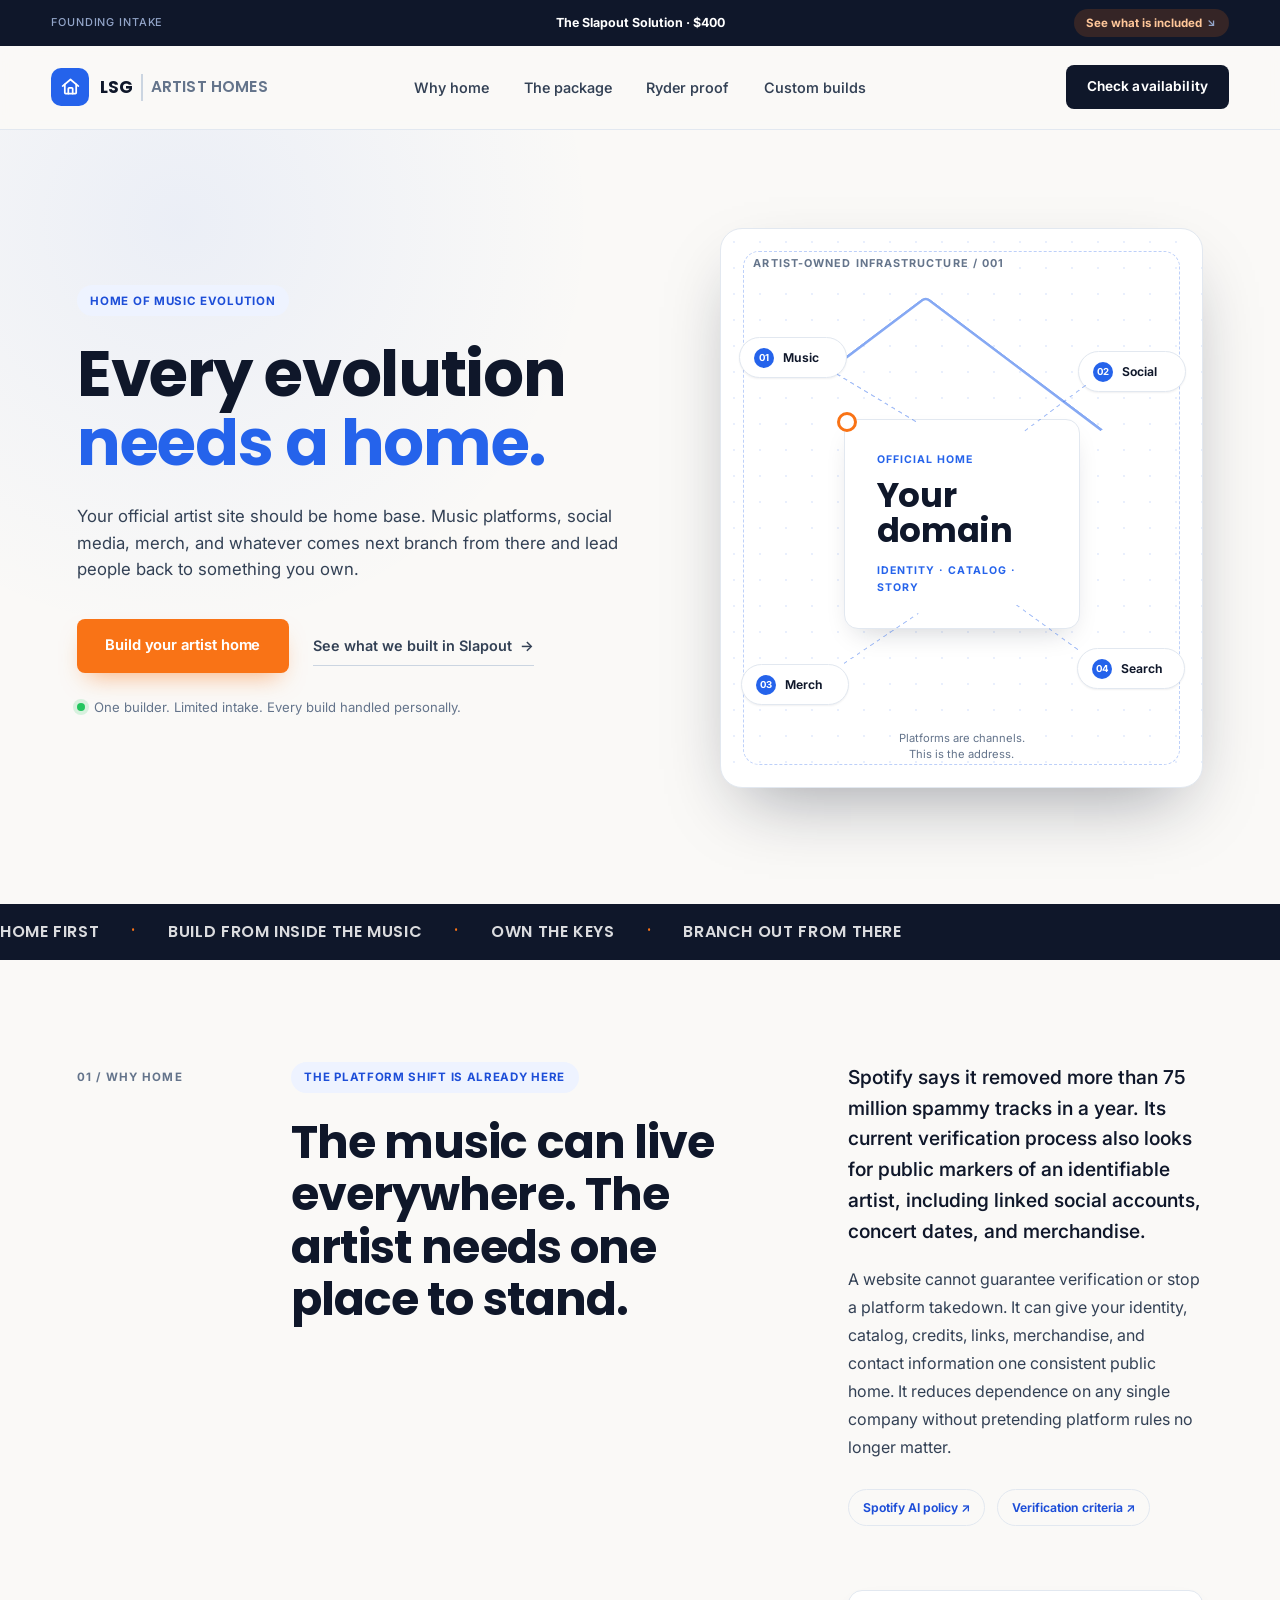
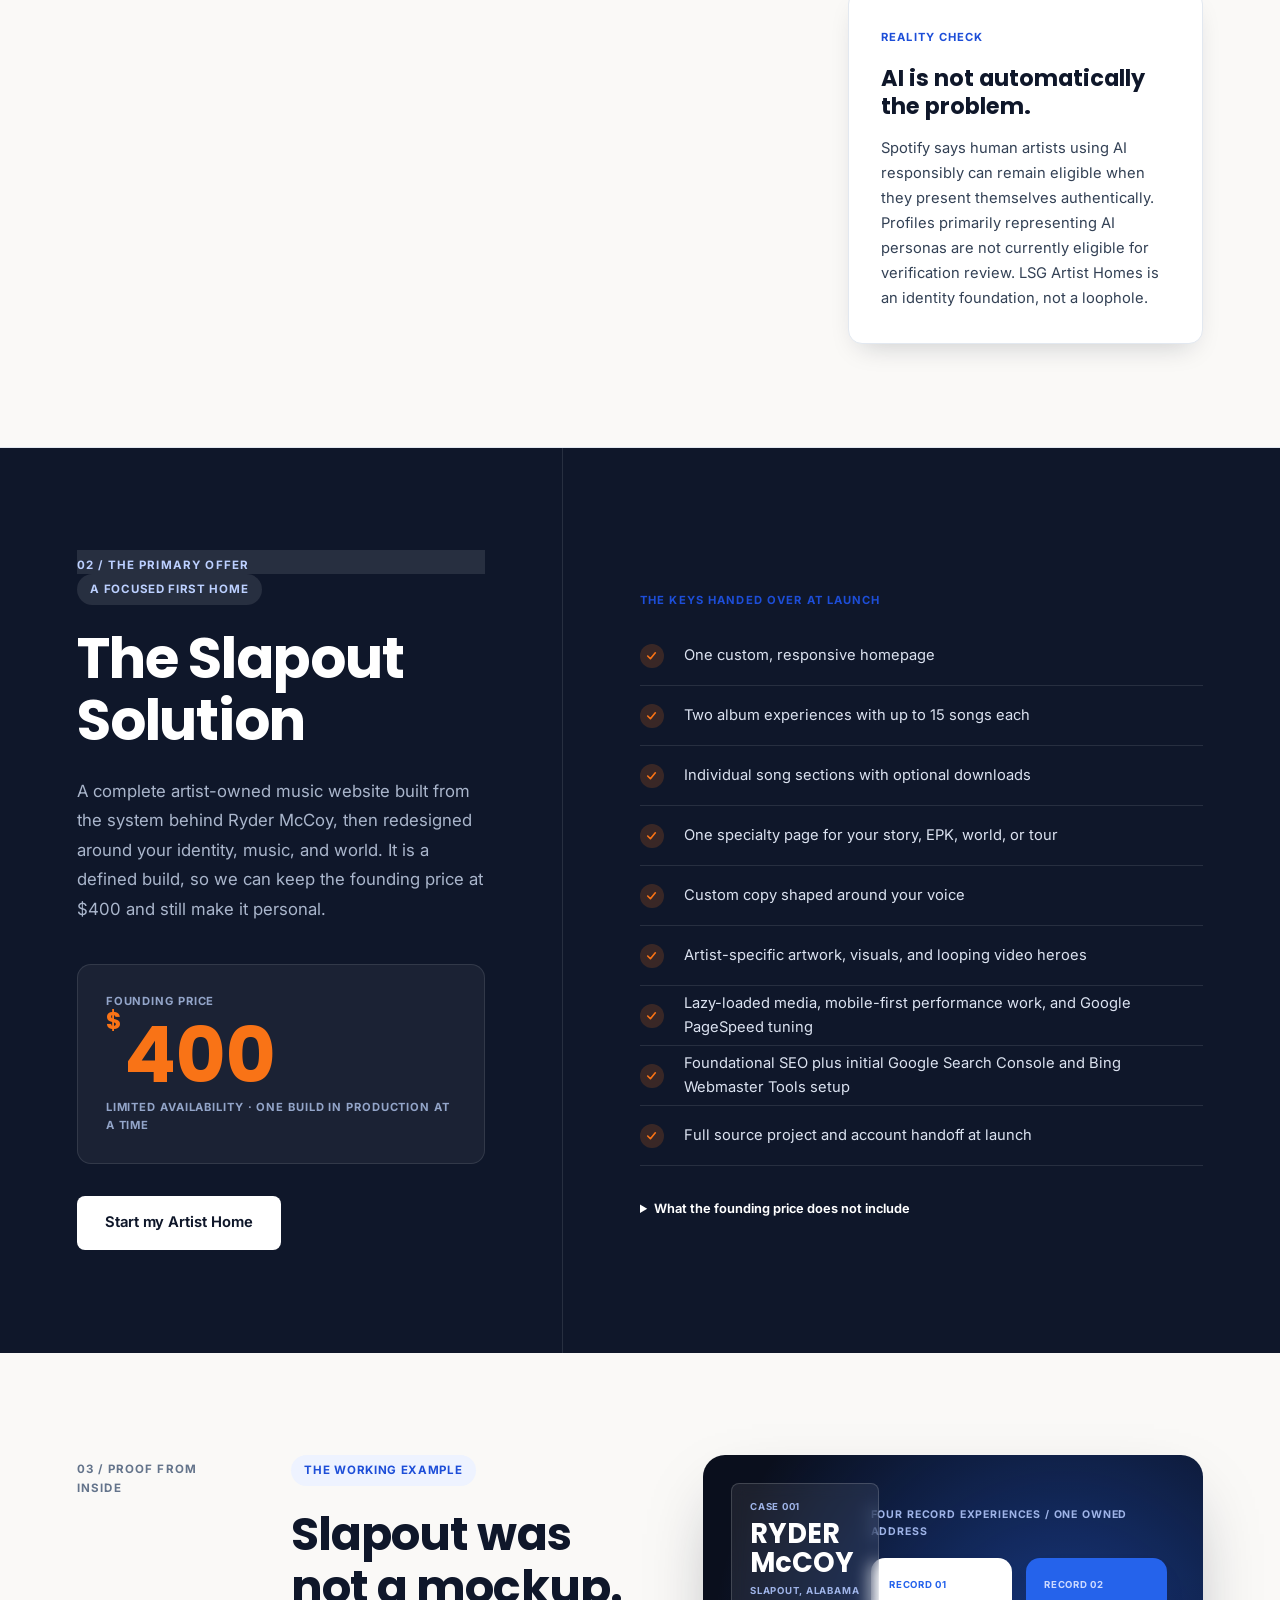
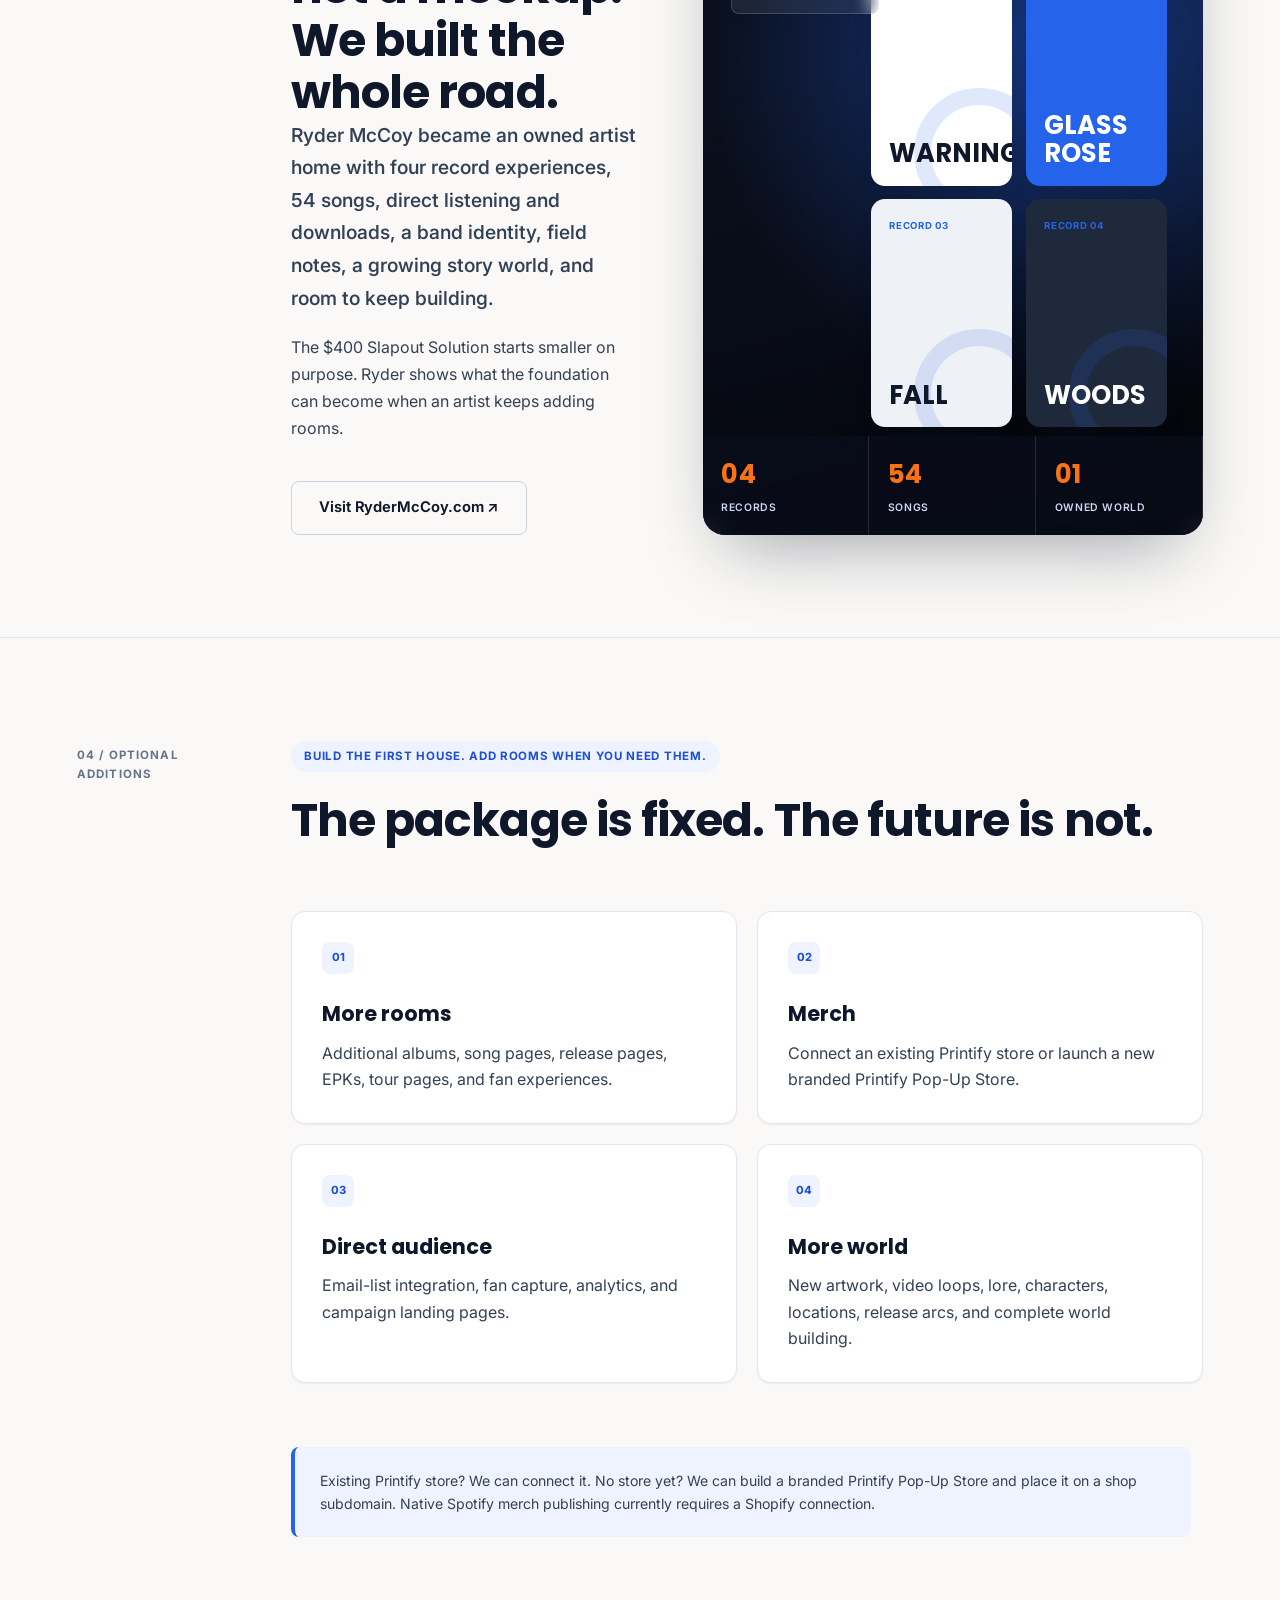
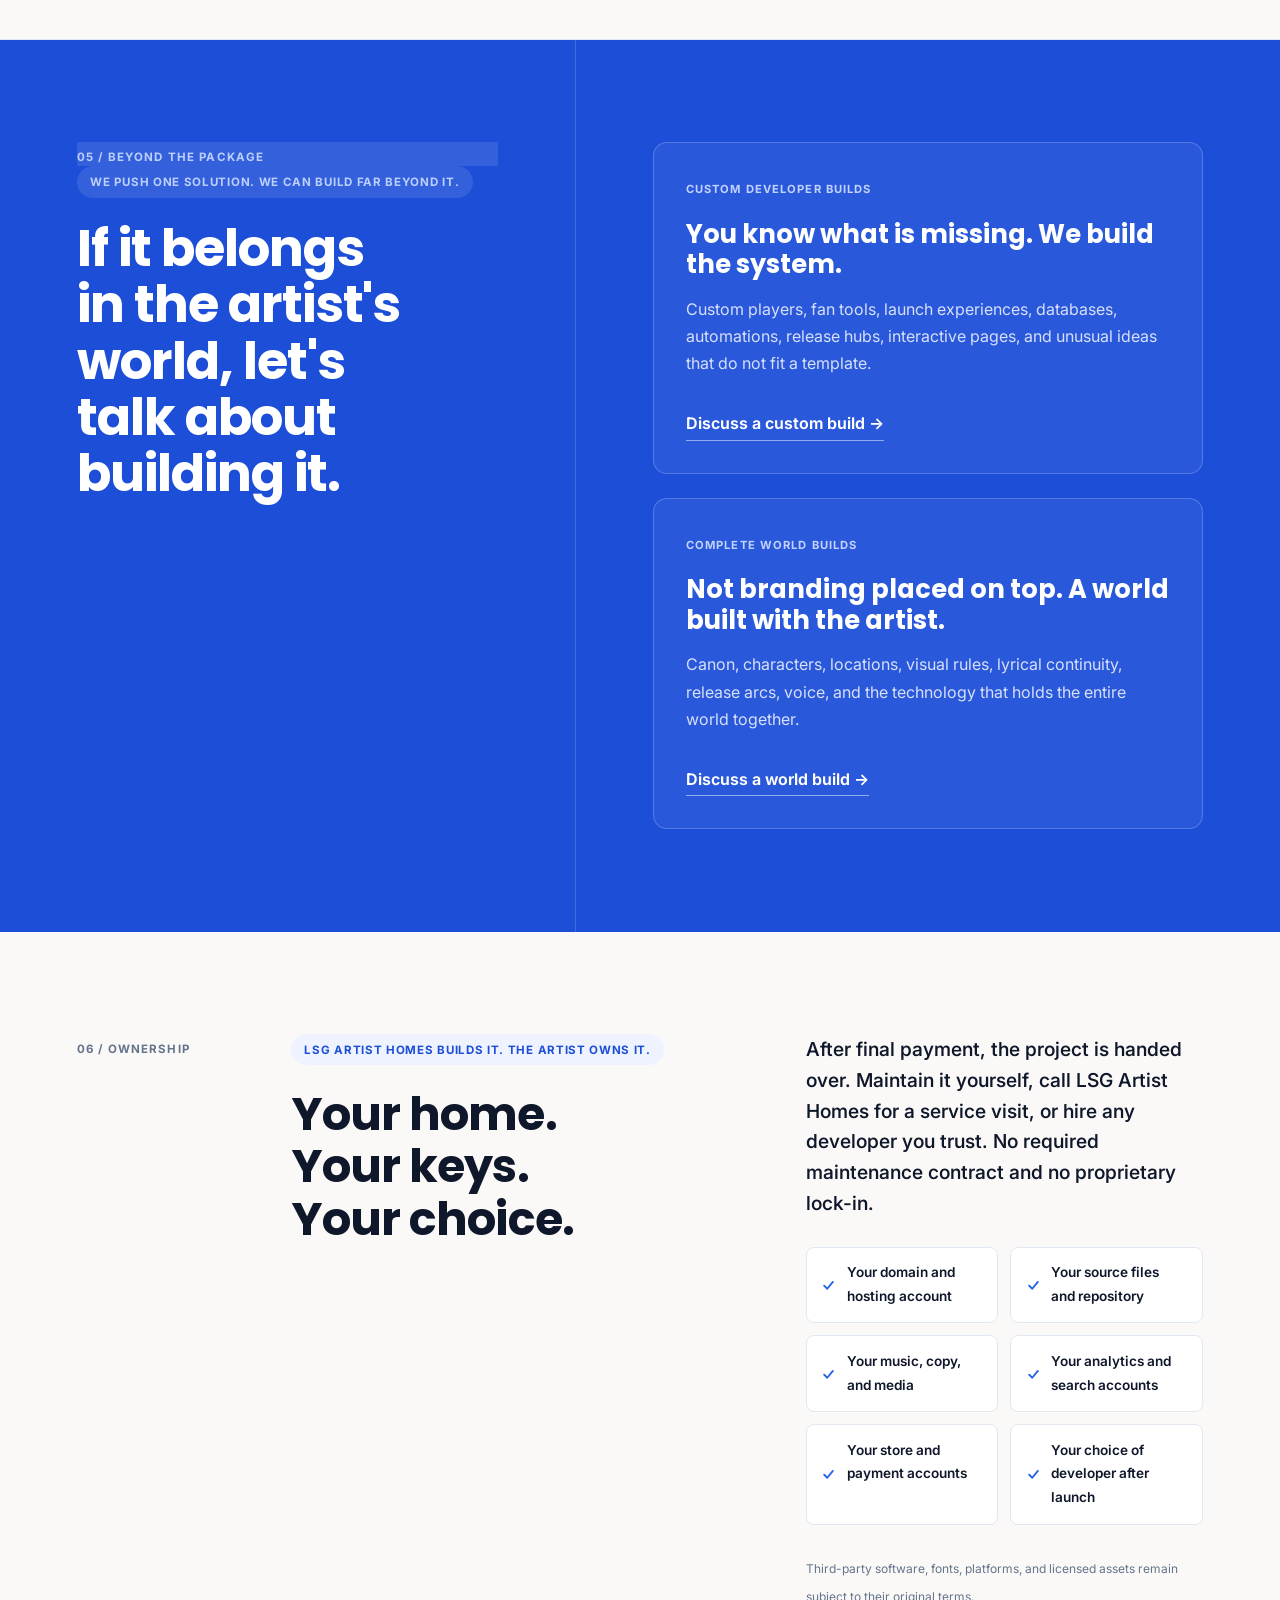
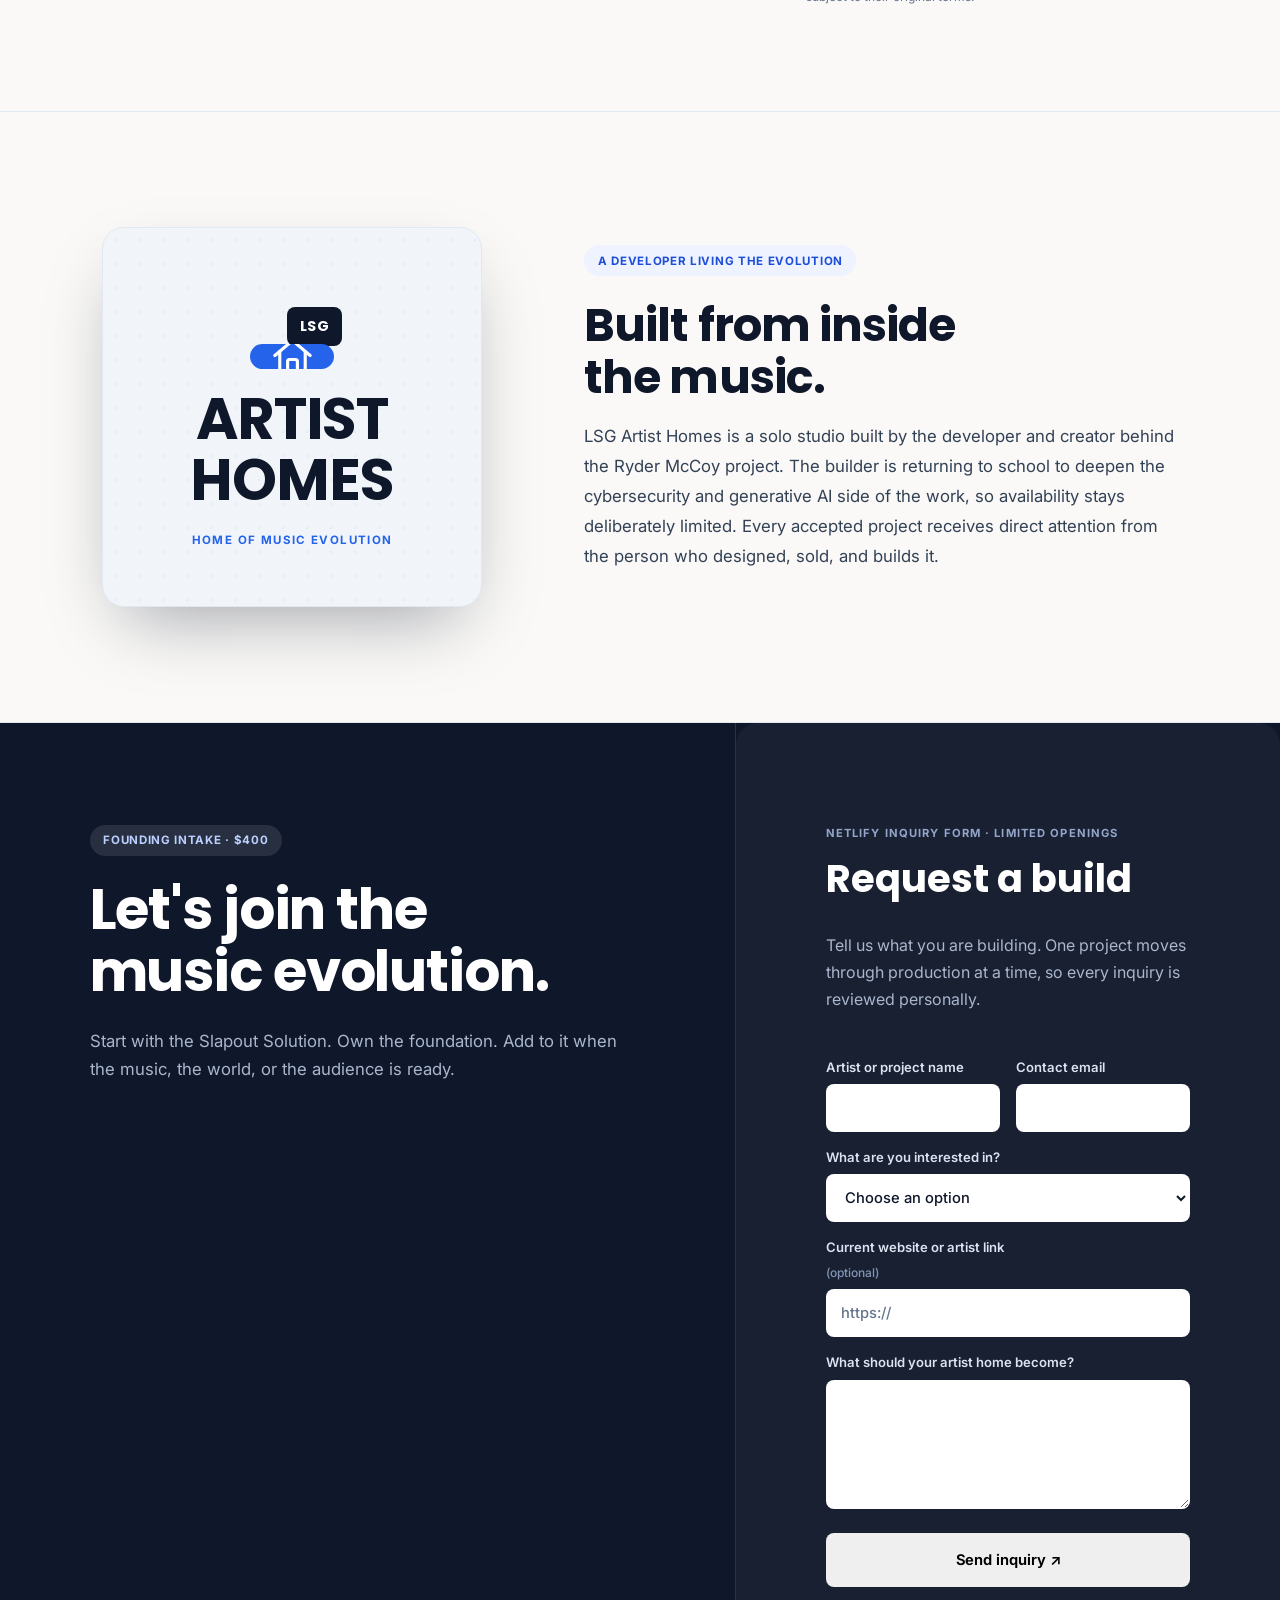
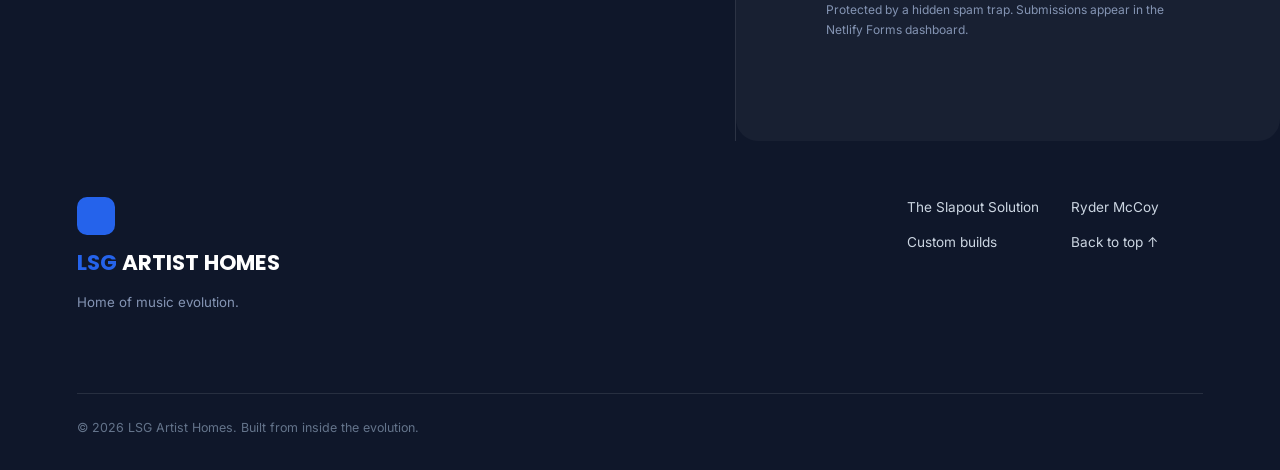
<file: index.html>
<!DOCTYPE html>
<html lang="en">
<head>
  <meta charset="utf-8">
  <meta name="viewport" content="width=device-width, initial-scale=1">
  <title>LSG Artist Homes | Home of Music Evolution</title>
  <meta name="description" content="Artist-owned music websites, custom developer builds, and complete world builds. The founding Slapout Solution is available in limited $400 build slots.">
  <meta name="theme-color" content="#0f172a">
  <link rel="canonical" href="https://lsgsalesjobs.com/">
  <link rel="icon" href="data:image/svg+xml,%3Csvg xmlns='http://www.w3.org/2000/svg' viewBox='0 0 64 64'%3E%3Crect width='64' height='64' rx='14' fill='%232563eb'/%3E%3Cpath d='M9 31 32 14l23 17M48 18v10' fill='none' stroke='white' stroke-width='5' stroke-linecap='square'/%3E%3Ctext x='32' y='51' text-anchor='middle' fill='white' font-family='Arial,sans-serif' font-weight='900' font-size='18'%3EAH%3C/text%3E%3C/svg%3E">
  <meta property="og:type" content="website">
  <meta property="og:title" content="LSG Artist Homes — Every evolution needs a home.">
  <meta property="og:description" content="A custom, artist-owned website built from inside the music.">
  <meta property="og:url" content="https://lsgsalesjobs.com/">
  <meta name="twitter:card" content="summary_large_image">
  <link rel="preconnect" href="https://fonts.googleapis.com">
  <link rel="preconnect" href="https://fonts.gstatic.com" crossorigin>
  <link href="https://fonts.googleapis.com/css2?family=Inter:wght@400;500;600;700&family=Poppins:wght@600;700&display=swap" rel="stylesheet">
  <link rel="stylesheet" href="styles.css">
</head>
<body>
  <a class="skip-link" href="#main-content">Skip to content</a>

  <div class="announcement" role="status">
    <span>Founding intake</span>
    <strong>The Slapout Solution · $400</strong>
    <a href="#package">See what is included <span aria-hidden="true">↘</span></a>
  </div>

  <header class="site-header">
    <a class="brand" href="#top" aria-label="LSG Artist Homes home">
      <span class="roof-mark" aria-hidden="true"><i></i></span>
      <span class="brand-name"><b>LSG</b><span>ARTIST HOMES</span></span>
    </a>

    <nav class="desktop-nav" aria-label="Primary navigation">
      <a href="#why-home">Why home</a>
      <a href="#package">The package</a>
      <a href="#ryder-proof">Ryder proof</a>
      <a href="#custom">Custom builds</a>
    </nav>

    <a class="header-cta" href="#start">Check availability</a>

    <details class="mobile-menu">
      <summary aria-label="Open navigation">Menu</summary>
      <nav aria-label="Mobile navigation">
        <a href="#why-home">Why home</a>
        <a href="#package">The package</a>
        <a href="#ryder-proof">Ryder proof</a>
        <a href="#custom">Custom builds</a>
        <a href="#start">Check availability</a>
      </nav>
    </details>
  </header>

  <main id="main-content">
    <section class="hero" id="top">
      <div class="hero-grid" aria-hidden="true"></div>
      <div class="hero-copy">
        <p class="eyebrow">Home of music evolution</p>
        <h1>Every evolution<span>needs a home.</span></h1>
        <p class="hero-lede">Your official artist site should be home base. Music platforms, social media, merch, and whatever comes next branch from there and lead people back to something you own.</p>
        <div class="hero-actions">
          <a class="button button-primary" href="#package">Build your artist home</a>
          <a class="text-link" href="#ryder-proof">See what we built in Slapout <span aria-hidden="true">→</span></a>
        </div>
        <p class="capacity"><span></span> One builder. Limited intake. Every build handled personally.</p>
      </div>

      <div class="home-plan" role="img" aria-label="Artist Home connects an official domain to music, social media, merchandise, search, and fans">
        <div class="plan-kicker">Artist-owned infrastructure / 001</div>
        <div class="plan-roof" aria-hidden="true"></div>
        <div class="plan-home">
          <span class="plan-label">Official home</span>
          <strong>Your<br>domain</strong>
          <small>Identity · Catalog · Story</small>
        </div>
        <div class="plan-node node-music"><span>01</span> Music</div>
        <div class="plan-node node-social"><span>02</span> Social</div>
        <div class="plan-node node-merch"><span>03</span> Merch</div>
        <div class="plan-node node-search"><span>04</span> Search</div>
        <div class="plan-note">Platforms are channels.<br>This is the address.</div>
      </div>
    </section>

    <section class="marquee" aria-label="LSG Artist Homes principles">
      <div><span>HOME FIRST</span><b>•</b><span>BUILD FROM INSIDE THE MUSIC</span><b>•</b><span>OWN THE KEYS</span><b>•</b><span>BRANCH OUT FROM THERE</span></div>
    </section>

    <section class="section why-home" id="why-home">
      <div class="section-number">01 / WHY HOME</div>
      <div class="section-heading">
        <p class="eyebrow">The platform shift is already here</p>
        <h2>The music can live everywhere. The artist needs one place to stand.</h2>
      </div>
      <div class="why-copy">
        <p class="large-copy">Spotify says it removed more than 75 million spammy tracks in a year. Its current verification process also looks for public markers of an identifiable artist, including linked social accounts, concert dates, and merchandise.</p>
        <p>A website cannot guarantee verification or stop a platform takedown. It can give your identity, catalog, credits, links, merchandise, and contact information one consistent public home. It reduces dependence on any single company without pretending platform rules no longer matter.</p>
        <div class="source-links">
          <a href="https://newsroom.spotify.com/2025-09-25/spotify-strengthens-ai-protections/" target="_blank" rel="noreferrer">Spotify AI policy ↗</a>
          <a href="https://support.spotify.com/us/artists/article/verified-by-spotify/" target="_blank" rel="noreferrer">Verification criteria ↗</a>
        </div>
      </div>
      <aside class="reality-card">
        <span>Reality check</span>
        <h3>AI is not automatically the problem.</h3>
        <p>Spotify says human artists using AI responsibly can remain eligible when they present themselves authentically. Profiles primarily representing AI personas are not currently eligible for verification review. LSG Artist Homes is an identity foundation, not a loophole.</p>
      </aside>
    </section>

    <section class="package-section" id="package">
      <div class="package-intro">
        <div class="section-number light">02 / THE PRIMARY OFFER</div>
        <p class="eyebrow light">A focused first home</p>
        <h2>The Slapout Solution</h2>
        <p>A complete artist-owned music website built from the system behind Ryder McCoy, then redesigned around your identity, music, and world. It is a defined build, so we can keep the founding price at $400 and still make it personal.</p>
        <div class="price-lockup">
          <span>Founding price</span>
          <strong><sup>$</sup>400</strong>
          <small>Limited availability · one build in production at a time</small>
        </div>
        <a class="button button-light" href="#start">Start my Artist Home</a>
      </div>

      <div class="package-list">
        <p class="list-title">The keys handed over at launch</p>
        <ol>
          <li><span>01</span><p>One custom, responsive homepage</p></li>
          <li><span>02</span><p>Two album experiences with up to 15 songs each</p></li>
          <li><span>03</span><p>Individual song sections with optional downloads</p></li>
          <li><span>04</span><p>One specialty page for your story, EPK, world, or tour</p></li>
          <li><span>05</span><p>Custom copy shaped around your voice</p></li>
          <li><span>06</span><p>Artist-specific artwork, visuals, and looping video heroes</p></li>
          <li><span>07</span><p>Lazy-loaded media, mobile-first performance work, and Google PageSpeed tuning</p></li>
          <li><span>08</span><p>Foundational SEO plus initial Google Search Console and Bing Webmaster Tools setup</p></li>
          <li><span>09</span><p>Full source project and account handoff at launch</p></li>
        </ol>
        <details class="terms-note">
          <summary>What the founding price does not include</summary>
          <p>Domain registration, paid hosting or third-party subscriptions, ecommerce, ongoing maintenance, extra pages, and unlimited revisions are separate. Search rankings and PageSpeed scores cannot be guaranteed. Artists must control the rights to all supplied audio and media.</p>
        </details>
      </div>
    </section>

    <section class="section ryder-proof" id="ryder-proof">
      <div class="section-number">03 / PROOF FROM INSIDE</div>
      <div class="ryder-copy">
        <p class="eyebrow">The working example</p>
        <h2>Slapout was not a mockup. We built the whole road.</h2>
        <p class="large-copy">Ryder McCoy became an owned artist home with four record experiences, 54 songs, direct listening and downloads, a band identity, field notes, a growing story world, and room to keep building.</p>
        <p>The $400 Slapout Solution starts smaller on purpose. Ryder shows what the foundation can become when an artist keeps adding rooms.</p>
        <a class="button button-outline" href="https://rydermccoy.com" target="_blank" rel="noreferrer">Visit RyderMcCoy.com ↗</a>
      </div>

      <a class="ryder-visual" href="https://rydermccoy.com" target="_blank" rel="noreferrer" aria-label="Visit The Ryder McCoy Band website">
        <div class="ryder-catalog" aria-hidden="true">
          <span class="catalog-label">Four record experiences / one owned address</span>
          <div class="record-card record-one"><small>Record 01</small><strong>WARNING</strong></div>
          <div class="record-card record-two"><small>Record 02</small><strong>GLASS<br>ROSE</strong></div>
          <div class="record-card record-three"><small>Record 03</small><strong>FALL</strong></div>
          <div class="record-card record-four"><small>Record 04</small><strong>WOODS</strong></div>
        </div>
        <div class="ryder-stamp"><span>Case 001</span><strong>RYDER<br>McCOY</strong><small>Slapout, Alabama</small></div>
        <div class="ryder-stats"><span><b>04</b> records</span><span><b>54</b> songs</span><span><b>01</b> owned world</span></div>
      </a>
    </section>

    <section class="additions-section">
      <div class="section-number">04 / OPTIONAL ADDITIONS</div>
      <div class="section-heading compact">
        <p class="eyebrow">Build the first house. Add rooms when you need them.</p>
        <h2>The package is fixed. The future is not.</h2>
      </div>
      <div class="add-on-grid">
        <article><span>01</span><h3>More rooms</h3><p>Additional albums, song pages, release pages, EPKs, tour pages, and fan experiences.</p></article>
        <article><span>02</span><h3>Merch</h3><p>Connect an existing Printify store or launch a new branded Printify Pop-Up Store.</p></article>
        <article><span>03</span><h3>Direct audience</h3><p>Email-list integration, fan capture, analytics, and campaign landing pages.</p></article>
        <article><span>04</span><h3>More world</h3><p>New artwork, video loops, lore, characters, locations, release arcs, and complete world building.</p></article>
      </div>
      <p class="add-on-note">Existing Printify store? We can connect it. No store yet? We can build a branded Printify Pop-Up Store and place it on a shop subdomain. Native Spotify merch publishing currently requires a Shopify connection.</p>
    </section>

    <section class="custom-section" id="custom">
      <div class="custom-lede">
        <div class="section-number light">05 / BEYOND THE PACKAGE</div>
        <p class="eyebrow light">We push one solution. We can build far beyond it.</p>
        <h2>If it belongs in the artist's world, let's talk about building it.</h2>
      </div>
      <div class="custom-cards">
        <article>
          <span>Custom developer builds</span>
          <h3>You know what is missing. We build the system.</h3>
          <p>Custom players, fan tools, launch experiences, databases, automations, release hubs, interactive pages, and unusual ideas that do not fit a template.</p>
          <a href="#start">Discuss a custom build →</a>
        </article>
        <article>
          <span>Complete world builds</span>
          <h3>Not branding placed on top. A world built with the artist.</h3>
          <p>Canon, characters, locations, visual rules, lyrical continuity, release arcs, voice, and the technology that holds the entire world together.</p>
          <a href="#start">Discuss a world build →</a>
        </article>
      </div>
    </section>

    <section class="ownership-section">
      <div class="section-number">06 / OWNERSHIP</div>
      <div class="ownership-heading">
        <p class="eyebrow">LSG Artist Homes builds it. The artist owns it.</p>
        <h2>Your home.<br>Your keys.<br>Your choice.</h2>
      </div>
      <div class="ownership-copy">
        <p class="large-copy">After final payment, the project is handed over. Maintain it yourself, call LSG Artist Homes for a service visit, or hire any developer you trust. No required maintenance contract and no proprietary lock-in.</p>
        <ul>
          <li>Your domain and hosting account</li>
          <li>Your source files and repository</li>
          <li>Your music, copy, and media</li>
          <li>Your analytics and search accounts</li>
          <li>Your store and payment accounts</li>
          <li>Your choice of developer after launch</li>
        </ul>
        <small>Third-party software, fonts, platforms, and licensed assets remain subject to their original terms.</small>
      </div>
    </section>

    <section class="founder-section">
      <div class="founder-mark founder-wordmark" role="img" aria-label="LSG Artist Homes">
        <span class="lsg-stamp" aria-hidden="true">LSG</span>
        <span class="poster-roof" aria-hidden="true"><i></i></span>
        <strong>ARTIST<br>HOMES</strong>
        <small>HOME OF MUSIC EVOLUTION</small>
      </div>
      <div>
        <p class="eyebrow">A developer living the evolution</p>
        <h2>Built from inside the music.</h2>
        <p>LSG Artist Homes is a solo studio built by the developer and creator behind the Ryder McCoy project. The builder is returning to school to deepen the cybersecurity and generative AI side of the work, so availability stays deliberately limited. Every accepted project receives direct attention from the person who designed, sold, and builds it.</p>
      </div>
    </section>

    <section class="start-section" id="start">
      <div class="start-copy">
        <p class="eyebrow light">Founding intake · $400</p>
        <h2>Let's join the music evolution.</h2>
        <p>Start with the Slapout Solution. Own the foundation. Add to it when the music, the world, or the audience is ready.</p>
      </div>
      <div class="start-card">
        <span>Netlify inquiry form · limited openings</span>
        <strong>Request a build</strong>
        <p>Tell us what you are building. One project moves through production at a time, so every inquiry is reviewed personally.</p>

        <form class="inquiry-form" name="artist-home-inquiry" method="POST" action="/thank-you.html" data-netlify="true" netlify-honeypot="bot-field">
          <input type="hidden" name="form-name" value="artist-home-inquiry">
          <p class="honeypot" aria-hidden="true"><label>Do not fill this out <input name="bot-field" type="text" tabindex="-1" autocomplete="off"></label></p>
          <div class="form-grid">
            <label>Artist or project name<input name="artist-name" type="text" autocomplete="organization" required></label>
            <label>Contact email<input name="email" type="email" autocomplete="email" required></label>
            <label class="form-full">What are you interested in?
              <select name="project-type" required>
                <option value="" selected disabled>Choose an option</option>
                <option value="slapout-solution">The $400 Slapout Solution</option>
                <option value="custom-build">A custom developer build</option>
                <option value="world-build">A complete world build</option>
                <option value="merch-add-on">Merch or Printify add-on</option>
                <option value="not-sure">I am not sure yet</option>
              </select>
            </label>
            <label class="form-full">Current website or artist link <span>(optional)</span><input name="current-link" type="url" inputmode="url" placeholder="https://"></label>
            <label class="form-full">What should your artist home become?<textarea name="project-notes" rows="5" required></textarea></label>
          </div>
          <button class="button form-submit" type="submit">Send inquiry ↗</button>
          <small>Protected by a hidden spam trap. Submissions appear in the Netlify Forms dashboard.</small>
        </form>
      </div>
    </section>
  </main>

  <footer>
    <div class="footer-brand">
      <span class="roof-mark" aria-hidden="true"><i></i></span>
      <strong><span>LSG</span> ARTIST HOMES</strong>
      <small>Home of music evolution.</small>
    </div>
    <div class="footer-links">
      <a href="#package">The Slapout Solution</a>
      <a href="#ryder-proof">Ryder McCoy</a>
      <a href="#custom">Custom builds</a>
      <a href="#top">Back to top ↑</a>
    </div>
    <p>© 2026 LSG Artist Homes. Built from inside the evolution.</p>
  </footer>
</body>
</html>
</file>
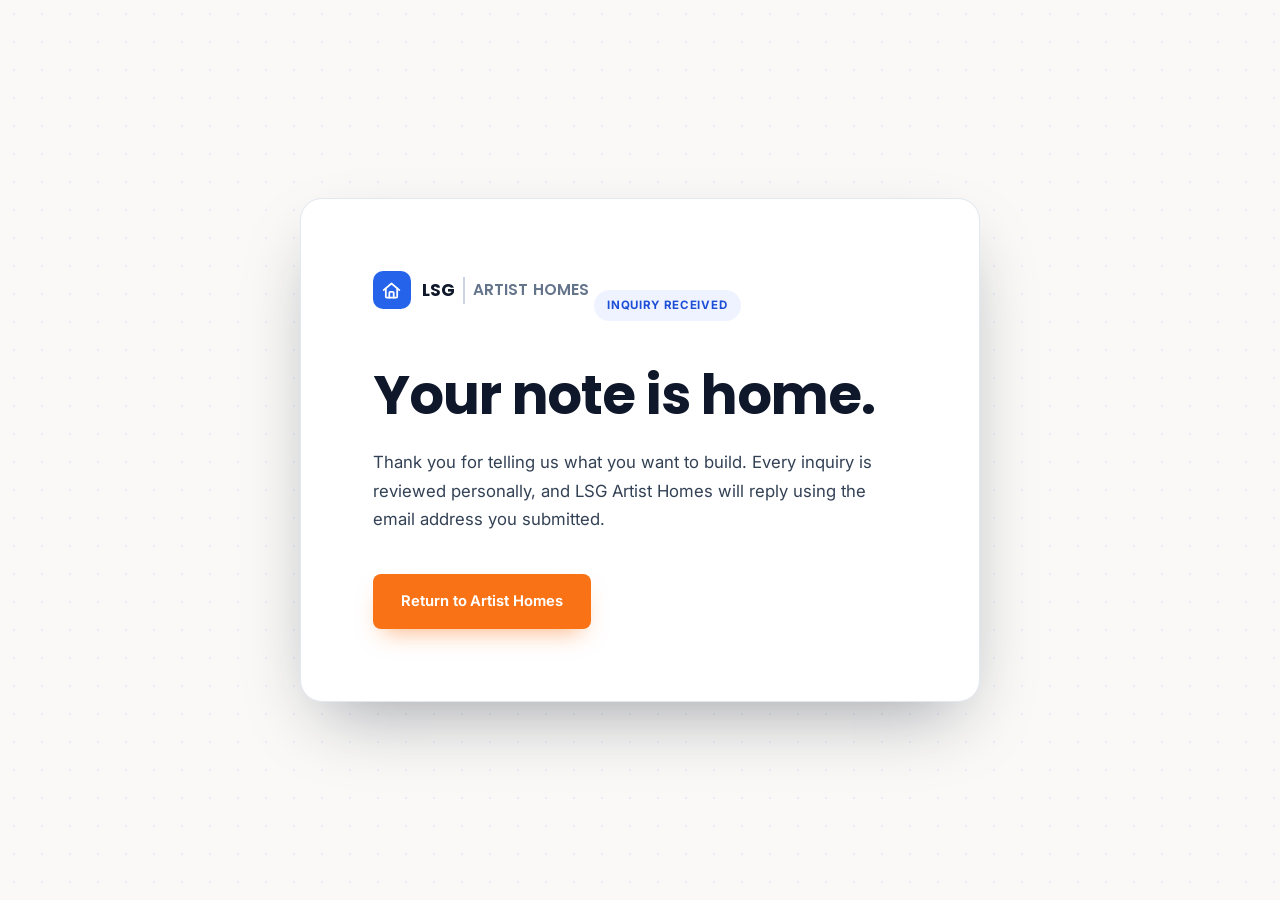
<file: thank-you.html>
<!DOCTYPE html>
<html lang="en">
<head>
  <meta charset="utf-8">
  <meta name="viewport" content="width=device-width, initial-scale=1">
  <meta name="robots" content="noindex">
  <meta name="theme-color" content="#0f172a">
  <title>Inquiry received | LSG Artist Homes</title>
  <link rel="preconnect" href="https://fonts.googleapis.com">
  <link rel="preconnect" href="https://fonts.gstatic.com" crossorigin>
  <link href="https://fonts.googleapis.com/css2?family=Inter:wght@400;500;600;700&family=Poppins:wght@600;700&display=swap" rel="stylesheet">
  <link rel="stylesheet" href="styles.css">
</head>
<body>
  <main class="thanks-page">
    <article class="thanks-card">
      <a class="brand" href="/" aria-label="LSG Artist Homes home">
        <span class="roof-mark" aria-hidden="true"><i></i></span>
        <span class="brand-name"><b>LSG</b><span>ARTIST HOMES</span></span>
      </a>
      <p class="eyebrow">Inquiry received</p>
      <h1>Your note is home.</h1>
      <p>Thank you for telling us what you want to build. Every inquiry is reviewed personally, and LSG Artist Homes will reply using the email address you submitted.</p>
      <a class="button button-primary" href="/">Return to Artist Homes</a>
    </article>
  </main>
</body>
</html>
</file>
<file: styles.css>
:root {
  --bg: #faf9f7;
  --surface: #ffffff;
  --surface-alt: #f1f5f9;
  --ink: #0f172a;
  --slate: #334155;
  --muted: #64748b;
  --line: #e2e8f0;
  --line-strong: #cbd5e1;
  --navy: #0f172a;
  --navy-deep: #0a0f1d;
  --navy-soft: #1e293b;
  --blue: #2563eb;
  --blue-dark: #1d4ed8;
  --blue-soft: #eef3ff;
  --amber: #f97316;
  --amber-dark: #ea580c;
  --white: #ffffff;
  --radius-sm: 8px;
  --radius-md: 14px;
  --radius-lg: 22px;
  --shadow-sm: 0 1px 2px rgba(15, 23, 42, 0.06);
  --shadow-md: 0 12px 28px -12px rgba(15, 23, 42, 0.22);
  --shadow-lg: 0 30px 70px -24px rgba(15, 23, 42, 0.4);
  --font-heading: "Poppins", "Inter", Arial, Helvetica, sans-serif;
  --font-body: "Inter", Arial, Helvetica, sans-serif;
}

* {
  box-sizing: border-box;
}

html {
  scroll-behavior: smooth;
  background: var(--bg);
}

[id] {
  scroll-margin-top: 104px;
}

body {
  margin: 0;
  background: var(--bg);
  color: var(--ink);
  font-family: var(--font-body);
  font-size: 16px;
  line-height: 1.6;
  overflow-x: hidden;
  -webkit-font-smoothing: antialiased;
}

a {
  color: inherit;
  text-decoration: none;
}

button,
a,
summary {
  -webkit-tap-highlight-color: transparent;
  cursor: pointer;
}

:focus-visible {
  outline: 2px solid var(--blue);
  outline-offset: 3px;
  border-radius: 3px;
}

.skip-link {
  position: fixed;
  top: 1rem;
  left: 1rem;
  z-index: 999;
  padding: 0.75rem 1.25rem;
  border-radius: var(--radius-sm);
  color: var(--white);
  background: var(--ink);
  font-weight: 600;
  transform: translateY(-200%);
  transition: transform 180ms ease;
}

.skip-link:focus {
  transform: translateY(0);
}

/* Announcement bar */

.announcement {
  display: grid;
  grid-template-columns: 1fr auto 1fr;
  align-items: center;
  gap: 0.75rem;
  min-height: 42px;
  padding: 0.55rem clamp(1rem, 4vw, 4rem);
  color: var(--white);
  background: var(--navy);
  font-family: var(--font-body);
  font-size: 0.78rem;
  font-weight: 500;
}

.announcement span:first-child {
  color: #93a5c9;
  text-transform: uppercase;
  letter-spacing: 0.08em;
  font-size: 0.68rem;
}

.announcement strong {
  justify-self: center;
  font-weight: 700;
  color: var(--white);
}

.announcement a {
  justify-self: end;
  display: inline-flex;
  align-items: center;
  gap: 0.3rem;
  padding: 0.3rem 0.75rem;
  border-radius: 999px;
  background: rgba(249, 115, 22, 0.16);
  color: #ffc79a;
  font-weight: 700;
  font-size: 0.72rem;
  transition: background 160ms ease, color 160ms ease;
}

.announcement a:hover {
  background: var(--amber);
  color: var(--white);
}

/* Header */

.site-header {
  position: sticky;
  top: 0;
  z-index: 50;
  display: grid;
  grid-template-columns: 1fr auto 1fr;
  align-items: center;
  min-height: 84px;
  padding: 0 clamp(1rem, 4vw, 4rem);
  border-bottom: 1px solid var(--line);
  background: rgba(250, 249, 247, 0.9);
  backdrop-filter: blur(14px);
}

.brand {
  display: inline-flex;
  align-items: center;
  gap: 0.7rem;
  width: max-content;
  font-family: var(--font-heading);
  font-size: 1.05rem;
  font-weight: 700;
  letter-spacing: -0.01em;
  color: var(--ink);
}

.brand-name {
  display: inline-flex;
  align-items: center;
  gap: 0.5rem;
}

.brand-name b {
  padding-right: 0.5rem;
  border-right: 2px solid var(--line-strong);
  font: inherit;
}

.brand-name span {
  color: var(--muted);
  font-weight: 600;
  font-size: 0.92em;
  letter-spacing: 0.01em;
}

.roof-mark {
  display: block;
  width: 38px;
  height: 38px;
  border-radius: 10px;
  background-color: var(--blue);
  background-image: url("data:image/svg+xml,%3Csvg xmlns='http://www.w3.org/2000/svg' viewBox='0 0 24 24' fill='none' stroke='white' stroke-width='2' stroke-linecap='round' stroke-linejoin='round'%3E%3Cpath d='M3 11.5 12 4l9 7.5'/%3E%3Cpath d='M5.5 9.5V19a1 1 0 0 0 1 1h11a1 1 0 0 0 1-1V9.5'/%3E%3Cpath d='M9.5 20v-5.5a1 1 0 0 1 1-1h3a1 1 0 0 1 1 1V20'/%3E%3C/svg%3E");
  background-repeat: no-repeat;
  background-position: center;
  background-size: 56%;
}

.roof-mark i {
  display: none;
}

footer .roof-mark {
  background: var(--blue);
}

.desktop-nav {
  display: flex;
  align-items: center;
  gap: clamp(1.5rem, 2.7vw, 2.6rem);
  font-size: 0.9rem;
  font-weight: 550;
}

.desktop-nav a {
  position: relative;
  padding: 0.75rem 0;
  color: var(--slate);
  transition: color 160ms ease;
}

.desktop-nav a::after {
  position: absolute;
  right: 0;
  bottom: 0.45rem;
  left: 0;
  height: 2px;
  content: "";
  border-radius: 2px;
  background: var(--amber);
  transform: scaleX(0);
  transform-origin: left;
  transition: transform 180ms ease;
}

.desktop-nav a:hover {
  color: var(--ink);
}

.desktop-nav a:hover::after {
  transform: scaleX(1);
}

.header-cta {
  justify-self: end;
  display: inline-flex;
  align-items: center;
  min-height: 44px;
  padding: 0 1.3rem;
  border-radius: var(--radius-sm);
  color: var(--white);
  background: var(--ink);
  font-size: 0.85rem;
  font-weight: 650;
  letter-spacing: 0.01em;
  transition: background 160ms ease, transform 160ms ease;
}

.header-cta:hover {
  background: var(--blue);
  transform: translateY(-1px);
}

.mobile-menu {
  display: none;
}

/* Hero */

.hero {
  position: relative;
  display: grid;
  grid-template-columns: minmax(0, 1.08fr) minmax(400px, 0.92fr);
  gap: clamp(3rem, 6vw, 6rem);
  min-height: calc(100vh - 126px);
  padding: clamp(3.5rem, 7vh, 6rem) clamp(1.25rem, 6vw, 6rem) 5rem;
  overflow: hidden;
}

.hero-grid {
  position: absolute;
  inset: 0;
  pointer-events: none;
  background-image: radial-gradient(circle at 14% 12%, rgba(37, 99, 235, 0.07), transparent 26rem);
}

.hero-copy {
  position: relative;
  z-index: 2;
  align-self: center;
  max-width: 720px;
}

.eyebrow {
  display: inline-flex;
  align-items: center;
  gap: 0.5rem;
  margin: 0 0 1.4rem;
  padding: 0.4rem 0.85rem;
  border-radius: 999px;
  color: var(--blue-dark);
  background: var(--blue-soft);
  font-family: var(--font-body);
  font-size: 0.72rem;
  font-weight: 700;
  letter-spacing: 0.06em;
  text-transform: uppercase;
}

.eyebrow.light,
.section-number.light {
  color: #bcd0ff;
  background: rgba(255, 255, 255, 0.1);
}

.hero h1,
.section h2,
.package-section h2,
.ryder-proof h2,
.additions-section h2,
.custom-section h2,
.ownership-section h2,
.founder-section h2,
.start-section h2 {
  margin: 0;
  font-family: var(--font-heading);
  font-weight: 700;
  letter-spacing: -0.02em;
  text-wrap: balance;
}

.hero h1 {
  max-width: 700px;
  font-size: clamp(2.7rem, 5vw, 4.4rem);
  line-height: 1.08;
}

.hero h1 span {
  display: block;
  color: var(--blue);
}

.hero-lede {
  max-width: 620px;
  margin: 1.6rem 0 0;
  color: var(--slate);
  font-size: clamp(1.05rem, 1.3vw, 1.2rem);
  line-height: 1.6;
}

.hero-actions {
  display: flex;
  flex-wrap: wrap;
  align-items: center;
  gap: 1.5rem;
  margin-top: 2.2rem;
}

.button {
  display: inline-flex;
  align-items: center;
  justify-content: center;
  gap: 0.5rem;
  min-height: 54px;
  padding: 0.9rem 1.7rem;
  border: 1px solid transparent;
  border-radius: var(--radius-sm);
  font-family: var(--font-body);
  font-size: 0.92rem;
  font-weight: 650;
  letter-spacing: -0.005em;
  transition: transform 160ms ease, color 160ms ease, background 160ms ease, border-color 160ms ease, box-shadow 160ms ease;
}

.button:hover {
  transform: translateY(-2px);
}

.button-primary {
  color: var(--white);
  background: var(--amber);
  box-shadow: 0 12px 24px -10px rgba(249, 115, 22, 0.55);
}

.button-primary:hover {
  background: var(--amber-dark);
  box-shadow: 0 16px 30px -10px rgba(249, 115, 22, 0.6);
}

.button-light {
  color: var(--ink);
  background: var(--white);
}

.button-light:hover {
  color: var(--white);
  background: var(--amber);
}

.button-outline {
  border-color: var(--line-strong);
  color: var(--ink);
}

.button-outline:hover {
  border-color: var(--ink);
  background: var(--ink);
  color: var(--white);
}

.text-link {
  padding: 0.5rem 0;
  border-bottom: 1px solid var(--line-strong);
  color: var(--slate);
  font-size: 0.9rem;
  font-weight: 600;
  transition: border-color 160ms ease, color 160ms ease;
}

.text-link:hover {
  border-color: var(--blue);
  color: var(--blue);
}

.text-link span {
  display: inline-block;
  margin-left: 0.3rem;
  transition: transform 160ms ease;
}

.text-link:hover span {
  transform: translateX(4px);
}

.capacity {
  display: flex;
  align-items: center;
  gap: 0.6rem;
  margin-top: 1.5rem;
  color: var(--muted);
  font-size: 0.82rem;
}

.capacity span {
  width: 8px;
  height: 8px;
  border-radius: 50%;
  background: #22c55e;
  box-shadow: 0 0 0 4px rgba(34, 197, 94, 0.16);
}

/* Home plan diagram */

.home-plan {
  position: relative;
  align-self: center;
  min-height: 560px;
  border-radius: var(--radius-lg);
  background:
    radial-gradient(circle, rgba(37, 99, 235, 0.1) 1px, transparent 1px) 0 0 / 26px 26px,
    var(--surface);
  border: 1px solid var(--line);
  box-shadow: var(--shadow-lg);
}

.home-plan::before,
.home-plan::after {
  position: absolute;
  content: "";
}

.home-plan::before {
  inset: 22px;
  border: 1px dashed rgba(37, 99, 235, 0.3);
  border-radius: 16px;
}

.home-plan::after {
  display: none;
}

.plan-kicker {
  position: absolute;
  top: 1.6rem;
  left: 2rem;
  color: var(--muted);
  font-size: 0.68rem;
  font-weight: 700;
  letter-spacing: 0.1em;
  text-transform: uppercase;
}

.plan-roof {
  position: absolute;
  top: 108px;
  left: 50%;
  width: 220px;
  height: 130px;
  border-top: 3px solid var(--blue);
  border-left: 3px solid var(--blue);
  border-radius: 6px 0 0 0;
  transform: translateX(-50%) rotate(45deg) skew(-8deg, -8deg);
  opacity: 0.55;
}

.plan-home {
  position: absolute;
  top: 190px;
  left: 50%;
  z-index: 2;
  display: flex;
  flex-direction: column;
  justify-content: center;
  width: 236px;
  height: 210px;
  padding: 2rem;
  border-radius: var(--radius-md);
  border: 1px solid var(--line);
  background: var(--surface);
  box-shadow: var(--shadow-md);
  transform: translateX(-50%);
}

.plan-home::before {
  position: absolute;
  top: -8px;
  left: -8px;
  width: 14px;
  height: 14px;
  border: 3px solid var(--amber);
  border-radius: 50%;
  content: "";
  background: var(--surface);
}

.plan-label,
.plan-home small {
  color: var(--blue);
  font-size: 0.66rem;
  font-weight: 700;
  letter-spacing: 0.1em;
  text-transform: uppercase;
}

.plan-home strong {
  margin: 0.6rem 0 0.9rem;
  font-family: var(--font-heading);
  font-size: 2.1rem;
  font-weight: 700;
  line-height: 1.05;
  letter-spacing: -0.01em;
}

.plan-node {
  position: absolute;
  z-index: 3;
  display: flex;
  align-items: center;
  gap: 0.55rem;
  min-width: 108px;
  padding: 0.6rem 0.85rem;
  border-radius: 999px;
  border: 1px solid var(--line);
  color: var(--ink);
  background: var(--surface);
  box-shadow: var(--shadow-sm);
  font-size: 0.76rem;
  font-weight: 650;
}

.plan-node::before {
  position: absolute;
  z-index: -1;
  height: 1px;
  content: "";
  background: repeating-linear-gradient(90deg, rgba(37, 99, 235, 0.45) 0 4px, transparent 4px 8px);
}

.plan-node span {
  display: grid;
  place-items: center;
  width: 20px;
  height: 20px;
  border-radius: 50%;
  color: var(--white);
  background: var(--blue);
  font-size: 0.6rem;
  font-weight: 700;
}

.node-music { top: 108px; left: 18px; }
.node-music::before { top: 60px; left: 90px; width: 95px; transform: rotate(31deg); }
.node-social { top: 122px; right: 16px; }
.node-social::before { top: 55px; right: 90px; width: 78px; transform: rotate(-37deg); }
.node-merch { bottom: 82px; left: 20px; }
.node-merch::before { bottom: 65px; left: 94px; width: 90px; transform: rotate(-34deg); }
.node-search { right: 17px; bottom: 98px; }
.node-search::before { right: 98px; bottom: 60px; width: 77px; transform: rotate(36deg); }

.plan-note {
  position: absolute;
  bottom: 1.5rem;
  left: 50%;
  color: var(--muted);
  font-size: 0.7rem;
  line-height: 1.5;
  text-align: center;
  transform: translateX(-50%);
}

/* Marquee */

.marquee {
  overflow: hidden;
  background: var(--navy);
  color: rgba(255, 255, 255, 0.85);
}

.marquee div {
  display: flex;
  gap: 2rem;
  align-items: center;
  width: max-content;
  padding: 0.95rem 0;
  font-family: var(--font-heading);
  font-size: clamp(0.85rem, 1.3vw, 1rem);
  font-weight: 600;
  letter-spacing: 0.04em;
  text-transform: uppercase;
  white-space: nowrap;
  animation: drift 32s linear infinite alternate;
}

.marquee b {
  color: var(--amber);
  font-size: 0.5rem;
}

@keyframes drift {
  from { transform: translateX(2vw); }
  to { transform: translateX(-20vw); }
}

/* Section grid base */

.section,
.additions-section,
.ownership-section {
  display: grid;
  grid-template-columns: 150px minmax(0, 1fr) minmax(300px, 0.72fr);
  gap: clamp(2rem, 5vw, 5rem);
  padding: clamp(4.5rem, 8vw, 7.5rem) clamp(1.25rem, 6vw, 6rem);
  border-bottom: 1px solid var(--line);
}

.section-number {
  padding-top: 0.35rem;
  color: var(--muted);
  font-size: 0.72rem;
  font-weight: 700;
  letter-spacing: 0.1em;
}

.section-heading h2,
.ryder-copy h2,
.additions-section h2,
.ownership-heading h2,
.founder-section h2 {
  font-size: clamp(2.1rem, 3.6vw, 3.1rem);
  line-height: 1.14;
}

.section-heading.compact {
  grid-column: 2 / 4;
  max-width: 900px;
}

.why-copy,
.ownership-copy {
  color: var(--slate);
  line-height: 1.75;
}

.large-copy {
  margin-top: 0;
  color: var(--ink);
  font-size: clamp(1.1rem, 1.5vw, 1.3rem);
  font-weight: 550;
  line-height: 1.6;
}

.source-links {
  display: flex;
  flex-wrap: wrap;
  gap: 0.75rem;
  margin-top: 1.75rem;
}

.source-links a {
  padding: 0.4rem 0.85rem;
  border-radius: 999px;
  border: 1px solid var(--line);
  color: var(--blue-dark);
  font-size: 0.76rem;
  font-weight: 650;
  transition: border-color 160ms ease, background 160ms ease;
}

.source-links a:hover {
  border-color: var(--blue);
  background: var(--blue-soft);
}

.reality-card {
  grid-column: 3;
  align-self: start;
  padding: 2rem;
  border-radius: var(--radius-md);
  border: 1px solid var(--line);
  background: var(--surface);
  box-shadow: var(--shadow-md);
}

.reality-card span,
.list-title,
.custom-cards article > span,
.start-card > span {
  color: var(--blue-dark);
  font-size: 0.7rem;
  font-weight: 700;
  letter-spacing: 0.1em;
  text-transform: uppercase;
}

.reality-card h3 {
  margin: 1rem 0;
  font-family: var(--font-heading);
  font-size: 1.4rem;
  font-weight: 650;
  line-height: 1.25;
}

.reality-card p {
  margin-bottom: 0;
  color: var(--slate);
  font-size: 0.92rem;
  line-height: 1.7;
}

/* Package / pricing */

.package-section {
  display: grid;
  grid-template-columns: minmax(0, 0.88fr) minmax(0, 1.12fr);
  color: #e2e8f0;
  background: var(--navy);
}

.package-intro,
.package-list {
  padding: clamp(4.5rem, 8vw, 7rem) clamp(1.25rem, 6vw, 6rem);
}

.package-intro {
  border-right: 1px solid rgba(255, 255, 255, 0.1);
}

.package-intro h2,
.custom-lede h2,
.start-copy h2 {
  color: var(--white);
  font-size: clamp(2.4rem, 4.4vw, 3.6rem);
  line-height: 1.1;
}

.package-intro > p:not(.eyebrow) {
  max-width: 620px;
  margin: 1.6rem 0 0;
  color: #aab6cc;
  font-size: 1.05rem;
  line-height: 1.75;
}

.price-lockup {
  display: flex;
  flex-direction: column;
  align-items: flex-start;
  gap: 0.35rem;
  margin: 2.5rem 0 2rem;
  padding: 1.75rem;
  border-radius: var(--radius-md);
  background: rgba(255, 255, 255, 0.05);
  border: 1px solid rgba(255, 255, 255, 0.1);
}

.price-lockup > span,
.price-lockup small {
  color: #93a5c9;
  font-size: 0.7rem;
  font-weight: 700;
  letter-spacing: 0.08em;
  text-transform: uppercase;
}

.price-lockup strong {
  color: var(--amber);
  font-family: var(--font-heading);
  font-size: clamp(3.6rem, 6vw, 5rem);
  font-weight: 700;
  line-height: 1;
}

.price-lockup sup {
  position: relative;
  top: -1.6rem;
  margin-right: 0.15rem;
  font-size: 1.5rem;
}

.package-list {
  align-self: center;
}

.package-list ol {
  margin: 1rem 0 0;
  padding: 0;
  list-style: none;
}

.package-list li {
  display: grid;
  grid-template-columns: 28px 1fr;
  gap: 1rem;
  align-items: center;
  min-height: 60px;
  border-bottom: 1px solid rgba(255, 255, 255, 0.1);
}

.package-list li span {
  display: grid;
  place-items: center;
  width: 24px;
  height: 24px;
  border-radius: 50%;
  background: rgba(249, 115, 22, 0.18);
  background-image: url("data:image/svg+xml,%3Csvg xmlns='http://www.w3.org/2000/svg' viewBox='0 0 24 24' fill='none' stroke='%23f97316' stroke-width='3' stroke-linecap='round' stroke-linejoin='round'%3E%3Cpolyline points='5 13 10 18 19 7'/%3E%3C/svg%3E");
  background-repeat: no-repeat;
  background-position: center;
  background-size: 13px;
  font-size: 0;
}

.package-list li p {
  margin: 0;
  color: #dbe2f0;
  font-size: clamp(0.92rem, 1.15vw, 1.02rem);
}

.terms-note {
  margin-top: 2rem;
  color: #93a5c9;
  font-size: 0.8rem;
  line-height: 1.65;
}

.terms-note summary {
  width: max-content;
  color: var(--white);
  font-weight: 650;
}

.terms-note p {
  max-width: 620px;
  margin-top: 0.75rem;
}

/* Ryder proof */

.ryder-proof {
  grid-template-columns: 150px minmax(0, 0.82fr) minmax(380px, 1.18fr);
}

.ryder-copy p:not(.eyebrow) {
  color: var(--slate);
  line-height: 1.7;
}

.ryder-copy .button {
  margin-top: 1.4rem;
}

.ryder-visual {
  position: relative;
  display: block;
  min-height: 580px;
  overflow: hidden;
  border-radius: var(--radius-lg);
  color: var(--white);
  background: radial-gradient(circle at 72% 30%, rgba(37, 99, 235, 0.5), transparent 22rem), var(--navy-deep);
  box-shadow: var(--shadow-lg);
  transition: transform 300ms ease, box-shadow 300ms ease;
}

.ryder-visual:hover {
  transform: translateY(-4px);
  box-shadow: 0 40px 80px -20px rgba(15, 23, 42, 0.5);
}

.ryder-visual::after {
  position: absolute;
  inset: 0;
  content: "";
  background: linear-gradient(165deg, transparent 30%, rgba(0, 0, 0, 0.18) 58%, rgba(0, 0, 0, 0.82) 100%);
}

.ryder-catalog {
  position: absolute;
  inset: 3.25rem 2.25rem 6.75rem 10.5rem;
  z-index: 1;
  display: grid;
  grid-template-columns: repeat(2, minmax(0, 1fr));
  grid-template-rows: auto repeat(2, minmax(0, 1fr));
  gap: 0.85rem;
}

.catalog-label {
  grid-column: 1 / -1;
  align-self: end;
  padding-bottom: 0.25rem;
  color: #9fb4e8;
  font-size: 0.66rem;
  font-weight: 700;
  letter-spacing: 0.08em;
  text-transform: uppercase;
}

.record-card {
  position: relative;
  display: flex;
  flex-direction: column;
  justify-content: space-between;
  min-height: 140px;
  padding: 1.15rem;
  overflow: hidden;
  border-radius: var(--radius-md);
  color: var(--ink);
  background: var(--surface);
  box-shadow: var(--shadow-md);
  transition: transform 260ms ease;
}

.ryder-visual:hover .record-card {
  transform: translateY(-2px);
}

.record-card::after {
  position: absolute;
  right: -2rem;
  bottom: -2rem;
  width: 6rem;
  height: 6rem;
  border: 1.1rem solid rgba(37, 99, 235, 0.14);
  border-radius: 50%;
  content: "";
}

.record-card small {
  position: relative;
  z-index: 1;
  color: var(--blue);
  font-size: 0.6rem;
  font-weight: 700;
  letter-spacing: 0.08em;
  text-transform: uppercase;
}

.record-card strong {
  position: relative;
  z-index: 1;
  font-family: var(--font-heading);
  font-size: clamp(1.35rem, 2vw, 1.9rem);
  font-weight: 700;
  line-height: 1.1;
}

.record-two {
  color: var(--white);
  background: var(--blue);
}

.record-two small {
  color: #cddaff;
}

.record-three {
  background: #eef1f6;
}

.record-four {
  color: var(--white);
  background: var(--navy-soft);
}

.ryder-stamp {
  position: absolute;
  top: 1.75rem;
  left: 1.75rem;
  z-index: 2;
  display: flex;
  flex-direction: column;
  padding: 0.95rem 1.15rem;
  border-radius: var(--radius-sm);
  background: rgba(255, 255, 255, 0.08);
  border: 1px solid rgba(255, 255, 255, 0.16);
  backdrop-filter: blur(8px);
}

.ryder-stamp span,
.ryder-stamp small {
  font-size: 0.6rem;
  font-weight: 700;
  letter-spacing: 0.08em;
  text-transform: uppercase;
  color: #9fb4e8;
}

.ryder-stamp strong {
  margin: 0.35rem 0;
  font-family: var(--font-heading);
  font-size: 1.7rem;
  font-weight: 700;
  line-height: 1.05;
  color: var(--white);
}

.ryder-stats {
  position: absolute;
  right: 0;
  bottom: 0;
  left: 0;
  z-index: 2;
  display: grid;
  grid-template-columns: repeat(3, 1fr);
  background: rgba(10, 15, 29, 0.72);
  backdrop-filter: blur(10px);
}

.ryder-stats span {
  display: flex;
  flex-direction: column;
  padding: 1.15rem;
  border-right: 1px solid rgba(255, 255, 255, 0.12);
  color: #cdd7ef;
  font-size: 0.65rem;
  font-weight: 600;
  letter-spacing: 0.06em;
  text-transform: uppercase;
}

.ryder-stats b {
  margin-bottom: 0.3rem;
  color: var(--amber);
  font-family: var(--font-heading);
  font-size: 1.6rem;
  font-weight: 700;
}

/* Additions */

.additions-section {
  grid-template-rows: auto auto auto;
}

.add-on-grid {
  grid-column: 2 / 4;
  display: grid;
  grid-template-columns: repeat(2, 1fr);
  gap: 1.25rem;
}

.add-on-grid article {
  min-height: 210px;
  padding: 1.9rem;
  border-radius: var(--radius-md);
  border: 1px solid var(--line);
  background: var(--surface);
  box-shadow: var(--shadow-sm);
  transition: box-shadow 200ms ease, transform 200ms ease, border-color 200ms ease;
}

.add-on-grid article:hover {
  border-color: var(--blue);
  box-shadow: var(--shadow-md);
  transform: translateY(-3px);
}

.add-on-grid article > span {
  display: inline-grid;
  place-items: center;
  width: 32px;
  height: 32px;
  border-radius: 8px;
  color: var(--blue-dark);
  background: var(--blue-soft);
  font-size: 0.7rem;
  font-weight: 750;
}

.add-on-grid h3 {
  margin: 1.4rem 0 0.6rem;
  font-family: var(--font-heading);
  font-size: 1.3rem;
  font-weight: 650;
}

.add-on-grid p {
  max-width: 470px;
  margin: 0;
  color: var(--slate);
  line-height: 1.65;
}

.add-on-note {
  grid-column: 2 / 4;
  max-width: 900px;
  margin: 0;
  padding: 1.35rem 1.6rem;
  border-radius: var(--radius-sm);
  border-left: 4px solid var(--blue);
  background: var(--blue-soft);
  color: var(--slate);
  font-size: 0.88rem;
  line-height: 1.65;
}

/* Custom builds */

.custom-section {
  display: grid;
  grid-template-columns: 0.9fr 1.1fr;
  color: #e2e8f0;
  background: var(--blue-dark);
}

.custom-lede,
.custom-cards {
  padding: clamp(4.5rem, 8vw, 7rem) clamp(1.25rem, 6vw, 6rem);
}

.custom-lede {
  border-right: 1px solid rgba(255, 255, 255, 0.16);
}

.custom-lede h2 {
  font-size: clamp(2.2rem, 4vw, 3.2rem);
  color: var(--white);
}

.custom-cards {
  display: grid;
  gap: 1.5rem;
  align-content: center;
}

.custom-cards article {
  padding: 2rem;
  border-radius: var(--radius-md);
  border: 1px solid rgba(255, 255, 255, 0.2);
  background: rgba(255, 255, 255, 0.06);
  transition: background 200ms ease, transform 200ms ease;
}

.custom-cards article:hover {
  background: rgba(255, 255, 255, 0.1);
  transform: translateY(-3px);
}

.custom-cards article > span {
  color: #c3d3ff;
}

.custom-cards h3 {
  margin: 1.1rem 0 0.75rem;
  font-family: var(--font-heading);
  font-size: clamp(1.3rem, 2vw, 1.7rem);
  font-weight: 650;
  line-height: 1.2;
  color: var(--white);
}

.custom-cards p {
  color: #d7e0fb;
  line-height: 1.7;
}

.custom-cards a {
  display: inline-flex;
  align-items: center;
  gap: 0.35rem;
  margin-top: 1.1rem;
  padding-bottom: 0.2rem;
  border-bottom: 1px solid rgba(255, 255, 255, 0.5);
  color: var(--white);
  font-weight: 650;
  transition: border-color 160ms ease, color 160ms ease;
}

.custom-cards a:hover {
  border-color: var(--amber);
  color: #ffd2ac;
}

/* Ownership */

.ownership-section {
  grid-template-columns: 150px minmax(0, 0.85fr) minmax(320px, 0.75fr);
}

.ownership-heading h2 {
  color: var(--ink);
}

.ownership-copy ul {
  display: grid;
  grid-template-columns: 1fr 1fr;
  gap: 0.75rem;
  margin: 1.75rem 0;
  padding: 0;
  list-style: none;
}

.ownership-copy li {
  position: relative;
  padding: 0.85rem 1rem 0.85rem 2.5rem;
  border-radius: var(--radius-sm);
  border: 1px solid var(--line);
  background: var(--surface);
  color: var(--ink);
  font-size: 0.85rem;
  font-weight: 600;
}

.ownership-copy li::before {
  position: absolute;
  top: 50%;
  left: 0.9rem;
  width: 15px;
  height: 15px;
  content: "";
  transform: translateY(-50%);
  background-image: url("data:image/svg+xml,%3Csvg xmlns='http://www.w3.org/2000/svg' viewBox='0 0 24 24' fill='none' stroke='%232563eb' stroke-width='3' stroke-linecap='round' stroke-linejoin='round'%3E%3Cpolyline points='5 13 10 18 19 7'/%3E%3C/svg%3E");
  background-repeat: no-repeat;
  background-size: contain;
}

.ownership-copy small {
  color: var(--muted);
  font-size: 0.75rem;
  line-height: 1.5;
}

/* Founder */

.founder-section {
  display: grid;
  grid-template-columns: minmax(300px, 0.78fr) minmax(0, 1.22fr);
  gap: clamp(3rem, 8vw, 7rem);
  align-items: center;
  padding: clamp(4.5rem, 9vw, 7.5rem) clamp(1.25rem, 8vw, 10rem);
  border-bottom: 1px solid var(--line);
}

.founder-mark {
  position: relative;
  aspect-ratio: 1;
  overflow: hidden;
  border-radius: var(--radius-lg);
  border: 1px solid var(--line);
  background: var(--white);
  box-shadow: var(--shadow-lg);
}

.lsg-stamp {
  position: absolute;
  top: 1.4rem;
  left: 1.4rem;
  z-index: 3;
  padding: 0.5rem 0.8rem;
  border-radius: var(--radius-sm);
  color: var(--white);
  background: var(--ink);
  font-family: var(--font-heading);
  font-size: 0.9rem;
  font-weight: 700;
  letter-spacing: 0.04em;
}

.footer-brand strong span {
  color: var(--blue);
}

.founder-mark::after {
  display: none;
}

.founder-mark img {
  width: 100%;
  height: 100%;
  object-fit: cover;
}

.founder-wordmark {
  display: flex;
  flex-direction: column;
  align-items: center;
  justify-content: center;
  gap: 1.3rem;
  padding: 3.5rem 2rem;
  background:
    radial-gradient(circle, rgba(37, 99, 235, 0.08) 1px, transparent 1px) 0 0 / 24px 24px,
    var(--surface-alt);
  text-align: center;
}

.founder-wordmark > * {
  position: relative;
  z-index: 2;
}

.founder-wordmark > strong {
  color: var(--ink);
  font-family: var(--font-heading);
  font-size: clamp(2.6rem, 5vw, 3.6rem);
  font-weight: 700;
  letter-spacing: -0.02em;
  line-height: 1.05;
}

.founder-wordmark > small {
  color: var(--blue);
  font-size: 0.72rem;
  font-weight: 700;
  letter-spacing: 0.12em;
  text-transform: uppercase;
}

.poster-roof {
  display: block;
  width: 84px;
  height: 84px;
  border-radius: 20px;
  background-color: var(--blue);
  background-image: url("data:image/svg+xml,%3Csvg xmlns='http://www.w3.org/2000/svg' viewBox='0 0 24 24' fill='none' stroke='white' stroke-width='1.6' stroke-linecap='round' stroke-linejoin='round'%3E%3Cpath d='M3 11.5 12 4l9 7.5'/%3E%3Cpath d='M5.5 9.5V19a1 1 0 0 0 1 1h11a1 1 0 0 0 1-1V9.5'/%3E%3Cpath d='M9.5 20v-5.5a1 1 0 0 1 1-1h3a1 1 0 0 1 1 1V20'/%3E%3C/svg%3E");
  background-repeat: no-repeat;
  background-position: center;
  background-size: 56%;
}

.poster-roof i {
  display: none;
}

.founder-section > div:last-child {
  max-width: 760px;
}

.founder-section p:not(.eyebrow) {
  color: var(--slate);
  font-size: 1.05rem;
  line-height: 1.8;
}

/* Start / CTA */

.start-section {
  display: grid;
  grid-template-columns: 1.15fr 0.85fr;
  color: var(--white);
  background: var(--navy);
}

.start-copy,
.start-card {
  padding: clamp(4rem, 8vw, 7rem) clamp(1.25rem, 7vw, 7rem);
}

.start-copy {
  border-right: 1px solid rgba(255, 255, 255, 0.12);
}

.start-copy h2 {
  max-width: 780px;
  color: var(--white);
}

.start-copy > p:not(.eyebrow) {
  max-width: 620px;
  margin-top: 1.5rem;
  color: #aab6cc;
  font-size: 1.05rem;
  line-height: 1.7;
}

.start-card {
  display: flex;
  flex-direction: column;
  justify-content: center;
  border-radius: var(--radius-lg);
  background: rgba(255, 255, 255, 0.04);
}

.start-card > span {
  color: #93a5c9;
}

.start-card > strong {
  margin: 0.9rem 0;
  font-family: var(--font-heading);
  font-size: clamp(1.8rem, 3vw, 2.4rem);
  font-weight: 700;
  line-height: 1.15;
  color: var(--white);
}

.start-card p {
  max-width: 520px;
  color: #aab6cc;
  line-height: 1.7;
}

.start-card .button {
  align-self: flex-start;
  margin-top: 1.5rem;
}

.start-card small {
  display: block;
  margin-top: 0.85rem;
  color: #8494b3;
  font-size: 0.72rem;
}

.inquiry-form {
  position: relative;
  margin-top: 1.75rem;
}

.honeypot {
  position: absolute !important;
  width: 1px !important;
  height: 1px !important;
  padding: 0 !important;
  margin: -1px !important;
  overflow: hidden !important;
  clip: rect(0, 0, 0, 0) !important;
  white-space: nowrap !important;
  border: 0 !important;
}

.form-grid {
  display: grid;
  grid-template-columns: repeat(2, minmax(0, 1fr));
  gap: 1rem;
}

.inquiry-form label {
  display: grid;
  gap: 0.5rem;
  color: #dbe2f0;
  font-size: 0.82rem;
  font-weight: 600;
  line-height: 1.4;
}

.inquiry-form label > span {
  color: #8494b3;
  font-size: 0.75rem;
  font-weight: 500;
}

.form-full {
  grid-column: 1 / -1;
}

.inquiry-form input,
.inquiry-form select,
.inquiry-form textarea {
  width: 100%;
  min-height: 48px;
  padding: 0.75rem 0.9rem;
  border: 1px solid rgba(255, 255, 255, 0.18);
  border-radius: var(--radius-sm);
  color: var(--ink);
  background: var(--white);
  font: 500 0.92rem/1.4 var(--font-body);
}

.inquiry-form textarea {
  min-height: 128px;
  resize: vertical;
}

.inquiry-form input::placeholder,
.inquiry-form textarea::placeholder {
  color: var(--muted);
}

.inquiry-form input:focus,
.inquiry-form select:focus,
.inquiry-form textarea:focus {
  border-color: var(--blue);
  outline: 3px solid rgba(37, 99, 235, 0.28);
  outline-offset: 1px;
}

.form-submit {
  margin-top: 1.1rem;
  width: 100%;
}

.inquiry-form > small {
  display: block;
  margin-top: 0.85rem;
  color: #8494b3;
  font-size: 0.75rem;
}

/* Thank-you page */

.thanks-page {
  display: grid;
  min-height: 100vh;
  place-items: center;
  padding: 2rem;
  background:
    radial-gradient(circle, rgba(37, 99, 235, 0.08) 1px, transparent 1px) 0 0 / 28px 28px,
    var(--bg);
}

.thanks-card {
  width: min(680px, 100%);
  padding: clamp(2.5rem, 7vw, 4.5rem);
  border-radius: var(--radius-lg);
  border: 1px solid var(--line);
  background: var(--surface);
  box-shadow: var(--shadow-lg);
}

.thanks-card h1 {
  margin: 1.4rem 0;
  font-family: var(--font-heading);
  font-size: clamp(2.4rem, 6vw, 3.4rem);
  font-weight: 700;
  letter-spacing: -0.02em;
  line-height: 1.1;
}

.thanks-card p:not(.eyebrow) {
  max-width: 540px;
  color: var(--slate);
  font-size: 1.05rem;
  line-height: 1.7;
}

.thanks-card .button {
  margin-top: 1.5rem;
}

/* Footer */

footer {
  display: grid;
  grid-template-columns: 1fr auto;
  gap: 3rem;
  padding: 3.5rem clamp(1.25rem, 6vw, 6rem) 2rem;
  color: #cbd5e1;
  background: var(--navy);
}

.footer-brand {
  display: flex;
  flex-direction: column;
  align-items: flex-start;
  gap: 0.7rem;
}

.footer-brand strong {
  font-family: var(--font-heading);
  font-size: 1.35rem;
  font-weight: 700;
  color: var(--white);
}

.footer-brand small {
  color: #8494b3;
}

.footer-links {
  display: grid;
  grid-template-columns: 1fr 1fr;
  gap: 0.85rem 2rem;
  align-content: start;
  font-size: 0.85rem;
}

.footer-links a {
  transition: color 160ms ease;
}

.footer-links a:hover {
  color: var(--amber);
}

footer > p {
  grid-column: 1 / -1;
  margin: 2rem 0 0;
  padding-top: 1.5rem;
  border-top: 1px solid rgba(255, 255, 255, 0.1);
  color: #64748b;
  font-size: 0.78rem;
}

/* Responsive */

@media (max-width: 1100px) {
  .desktop-nav {
    display: none;
  }

  .site-header {
    grid-template-columns: 1fr auto auto;
    gap: 0.75rem;
  }

  .mobile-menu {
    position: relative;
    display: block;
  }

  .mobile-menu summary {
    display: flex;
    align-items: center;
    min-height: 44px;
    padding: 0 1.1rem;
    border-radius: var(--radius-sm);
    border: 1px solid var(--line-strong);
    font-size: 0.85rem;
    font-weight: 650;
    list-style: none;
  }

  .mobile-menu summary::-webkit-details-marker {
    display: none;
  }

  .mobile-menu nav {
    position: absolute;
    top: calc(100% + 0.6rem);
    right: 0;
    display: grid;
    width: min(300px, 86vw);
    padding: 0.5rem;
    border-radius: var(--radius-md);
    border: 1px solid var(--line);
    background: var(--surface);
    box-shadow: var(--shadow-lg);
  }

  .mobile-menu nav a {
    padding: 0.9rem 0.85rem;
    border-radius: var(--radius-sm);
    font-size: 0.9rem;
    font-weight: 600;
  }

  .mobile-menu nav a:hover {
    background: var(--surface-alt);
  }

  .hero {
    grid-template-columns: 1fr;
  }

  .hero-copy {
    max-width: 900px;
  }

  .home-plan {
    width: min(640px, 100%);
    margin: 0 auto;
  }

  .section,
  .additions-section,
  .ownership-section,
  .ryder-proof {
    grid-template-columns: 100px 1fr;
  }

  .why-copy,
  .reality-card,
  .ryder-visual,
  .ownership-copy {
    grid-column: 2;
  }

  .reality-card {
    margin-top: 1.5rem;
  }

  .package-section,
  .custom-section,
  .start-section {
    grid-template-columns: 1fr;
  }

  .package-intro,
  .custom-lede,
  .start-copy {
    border-right: 0;
    border-bottom: 1px solid rgba(255, 255, 255, 0.14);
  }

  .section-heading.compact,
  .add-on-grid,
  .add-on-note {
    grid-column: 2;
  }
}

@media (max-width: 720px) {
  .announcement {
    grid-template-columns: 1fr auto;
    gap: 0.5rem;
    min-height: 42px;
    font-size: 0.7rem;
  }

  .announcement span:first-child {
    display: none;
  }

  .announcement strong {
    justify-self: start;
  }

  .site-header {
    min-height: 68px;
  }

  .brand {
    font-size: 0.92rem;
  }

  .brand .roof-mark {
    width: 32px;
    height: 32px;
  }

  .header-cta {
    display: none;
  }

  .hero {
    min-height: auto;
    padding-top: 3.5rem;
  }

  .hero h1 {
    font-size: clamp(2.3rem, 9vw, 3rem);
  }

  .hero-actions {
    flex-direction: column;
    align-items: stretch;
    gap: 1rem;
  }

  .button {
    width: 100%;
  }

  .home-plan {
    min-height: 480px;
  }

  .plan-roof {
    width: 180px;
    height: 110px;
  }

  .plan-home {
    top: 175px;
    width: 190px;
    height: 175px;
    padding: 1.4rem;
  }

  .plan-home strong {
    font-size: 1.7rem;
  }

  .plan-node {
    min-width: auto;
    padding: 0.5rem 0.65rem;
    font-size: 0.68rem;
  }

  .node-music { top: 92px; left: 10px; }
  .node-social { top: 104px; right: 10px; }
  .node-merch { bottom: 72px; left: 10px; }
  .node-search { right: 10px; bottom: 84px; }

  .plan-node::before {
    display: none;
  }

  .section,
  .additions-section,
  .ownership-section,
  .ryder-proof {
    display: block;
  }

  .section-number {
    margin-bottom: 1.5rem;
  }

  .section-heading,
  .why-copy,
  .reality-card,
  .ryder-copy,
  .ryder-visual,
  .ownership-heading,
  .ownership-copy {
    margin-top: 1.75rem;
  }

  .section-heading h2,
  .ryder-copy h2,
  .additions-section h2,
  .ownership-heading h2,
  .founder-section h2 {
    font-size: clamp(1.9rem, 8vw, 2.6rem);
  }

  .package-intro,
  .package-list,
  .custom-lede,
  .custom-cards,
  .start-copy,
  .start-card {
    padding: 3.5rem 1.25rem;
  }

  .form-grid {
    grid-template-columns: 1fr;
  }

  .form-full {
    grid-column: auto;
  }

  .package-intro h2,
  .custom-lede h2,
  .start-copy h2 {
    font-size: clamp(2.1rem, 9vw, 2.8rem);
  }

  .ryder-visual {
    min-height: 480px;
  }

  .ryder-catalog {
    inset: 7rem 1.1rem 5.5rem 1.1rem;
  }

  .record-card {
    min-height: 110px;
    padding: 0.8rem;
  }

  .record-card strong {
    font-size: clamp(1.3rem, 7vw, 1.7rem);
  }

  .ryder-stats span {
    padding: 0.8rem;
  }

  .add-on-grid {
    grid-template-columns: 1fr;
    margin-top: 2.5rem;
  }

  .add-on-note {
    margin-top: 1.5rem;
  }

  .ownership-copy ul {
    grid-template-columns: 1fr;
  }

  .founder-section {
    grid-template-columns: 1fr;
    padding: 4rem 1.25rem;
  }

  .founder-mark {
    width: min(380px, 100%);
    margin: 0 auto;
  }

  footer {
    grid-template-columns: 1fr;
  }

  .footer-links {
    grid-template-columns: 1fr;
  }
}

@media (prefers-reduced-motion: reduce) {
  html {
    scroll-behavior: auto;
  }

  *,
  *::before,
  *::after {
    animation-duration: 0.01ms !important;
    animation-iteration-count: 1 !important;
    transition-duration: 0.01ms !important;
  }
}
</file>
